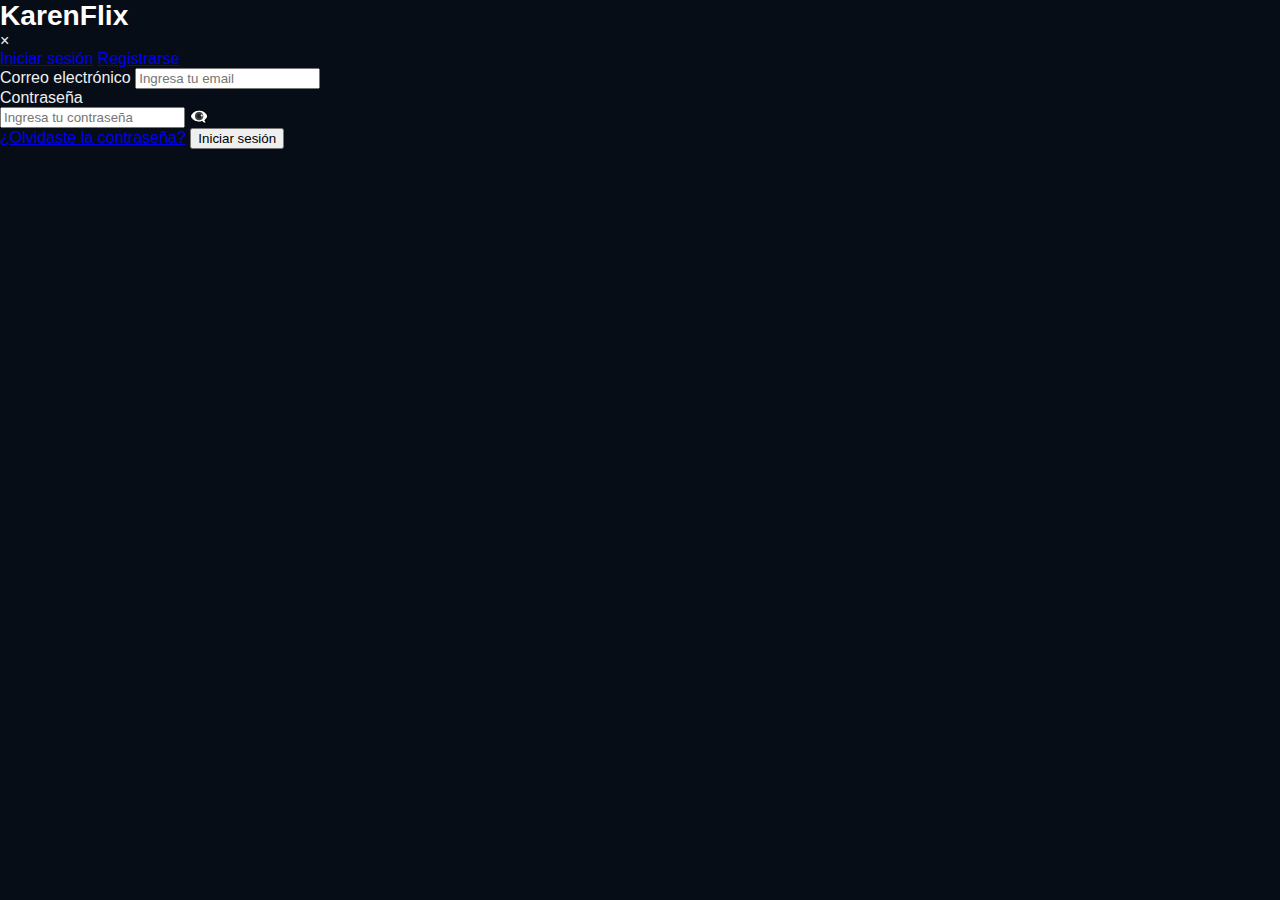
<file: index.html>
<!DOCTYPE html>
<html lang="es">
<head>
    <meta charset="UTF-8">
    <meta name="viewport" content="width=device-width, initial-scale=1.0">
    <title>Inicio de Sesión</title>
    <link rel="icon" type="image/png" href="./STORAGE/karenflixLogo.png">
    <link rel="stylesheet" href="./Style/index.css">
</head>
<body>

    <div class="login-form">
        <div class="form-header">
            <div class="logo">Karen<span class="beta">Flix</span></div>
            <span class="close-btn">&times;</span>
        </div>

        <div class="tabs">
            <a href="index.html" class="tab active">Iniciar sesión</a>
            <a href="register.html" class="tab">Registrarse</a>
        </div>
        
        <form>
            <div class="form-group">
                <label for="username">Correo electrónico</label>
                <input type="text" id="username" value="" placeholder="Ingresa tu email">
            </div>

            <div class="form-group">
                <label for="password">Contraseña</label>
                <div class="password-wrapper">
                     <input type="password" id="password" value="" placeholder="Ingresa tu contraseña">
                     <span class="password-icon">👁️‍🗨️</span>
                </div>
            </div>

            <a href="#" class="forgot-password">¿Olvidaste la contraseña?</a>

            <button type="submit" class="submit-btn">Iniciar sesión</button>
        </form>
    </div>

</body>
<script src="js/login.js"></script> </body>
</html>
</file>
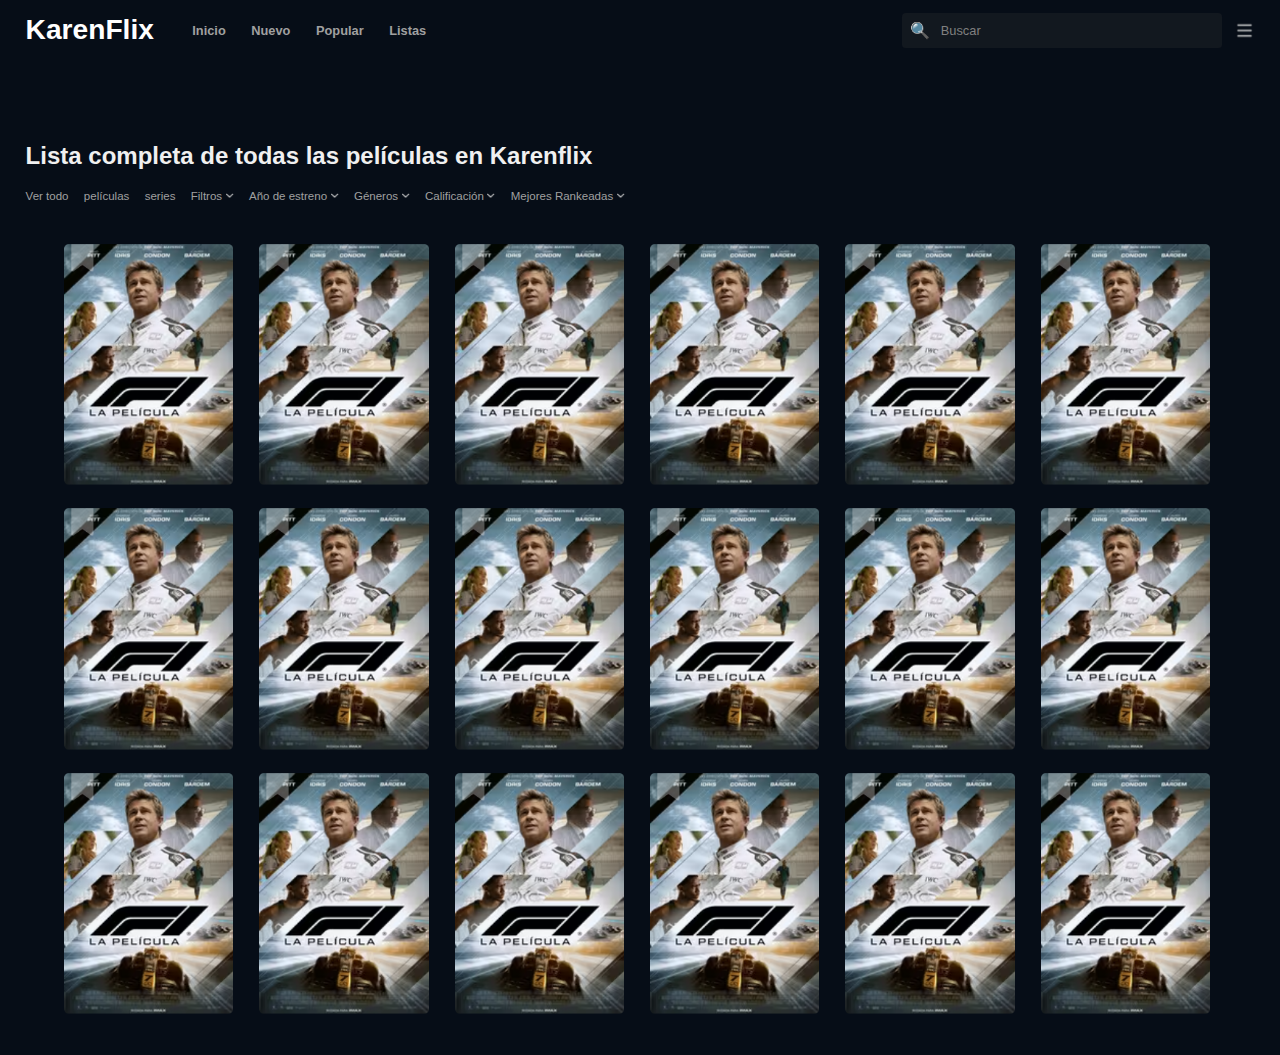
<file: Index/index.html>
<!DOCTYPE html>
<html lang="en">
<head>
    <meta charset="UTF-8">
    <meta name="viewport" content="width=device-width, initial-scale=1.0">
    <title>KarenFlix</title>
    <link rel="stylesheet" href="/Style/index.css">
</head>
<body>
    <header class="cabecera">
        <nav class="navegacion-principal">
            <h1 class="logo">KarenFlix</h1>
            <ul class="enlaces-nav">
                <li><a href="#" class="enlace">Inicio</a></li>
                <li><a href="#" class="enlace">Nuevo</a></li>
                <li><a href="#" class="enlace">Popular</a></li>
                <li><a href="#" class="enlace">Listas</a></li>
            </ul>
        </nav>
        <div class="header-items">
            <div class="barra-busqueda">
                <span class="icono-busqueda">🔍</span>
                <input type="search" placeholder="Buscar">
            </div>
            <img src="/STORAGE/barraTareas.png" alt="Barra de tareas" class="barra-tareas-icon">
        </div>
    </header>

    <h2 class="lista-titulo">Lista completa de todas las películas en Karenflix</h2>
    <div class="filtros-container">
        <p>Ver todo</p>
        <p>películas</p>
        <p>series</p>
        <div class="filtro-item">
            <p>Filtros</p>
            <img src="/STORAGE/flecha.png" alt="Flecha" class="flecha">
        </div>
        <div class="filtro-item">
            <p>Año de estreno</p>
            <img src="/STORAGE/flecha.png" alt="Flecha" class="flecha">
        </div>
        <div class="filtro-item">
            <p>Géneros</p>
            <img src="/STORAGE/flecha.png" alt="Flecha" class="flecha">
        </div>
        <div class="filtro-item">
            <p>Calificación</p>
            <img src="/STORAGE/flecha.png" alt="Flecha" class="flecha">
        </div>
        <div class="filtro-item">
            <p>Mejores Rankeadas</p>
            <img src="/STORAGE/flecha.png" alt="Flecha" class="flecha">
        </div>
    </div>

    <div class="container">
        <img src="/STORAGE/Quiñonez.png" alt="">
        <img src="/STORAGE/Quiñonez.png" alt="">
        <img src="/STORAGE/Quiñonez.png" alt="">
        <img src="/STORAGE/Quiñonez.png" alt="">
        <img src="/STORAGE/Quiñonez.png" alt="">
        <img src="/STORAGE/Quiñonez.png" alt="">
        <img src="/STORAGE/Quiñonez.png" alt="">
        <img src="/STORAGE/Quiñonez.png" alt="">
        <img src="/STORAGE/Quiñonez.png" alt="">
        <img src="/STORAGE/Quiñonez.png" alt="">
        <img src="/STORAGE/Quiñonez.png" alt="">
        <img src="/STORAGE/Quiñonez.png" alt="">
        <img src="/STORAGE/Quiñonez.png" alt="">
        <img src="/STORAGE/Quiñonez.png" alt="">
        <img src="/STORAGE/Quiñonez.png" alt="">
        <img src="/STORAGE/Quiñonez.png" alt="">
        <img src="/STORAGE/Quiñonez.png" alt="">
        <img src="/STORAGE/Quiñonez.png" alt="">
</file>
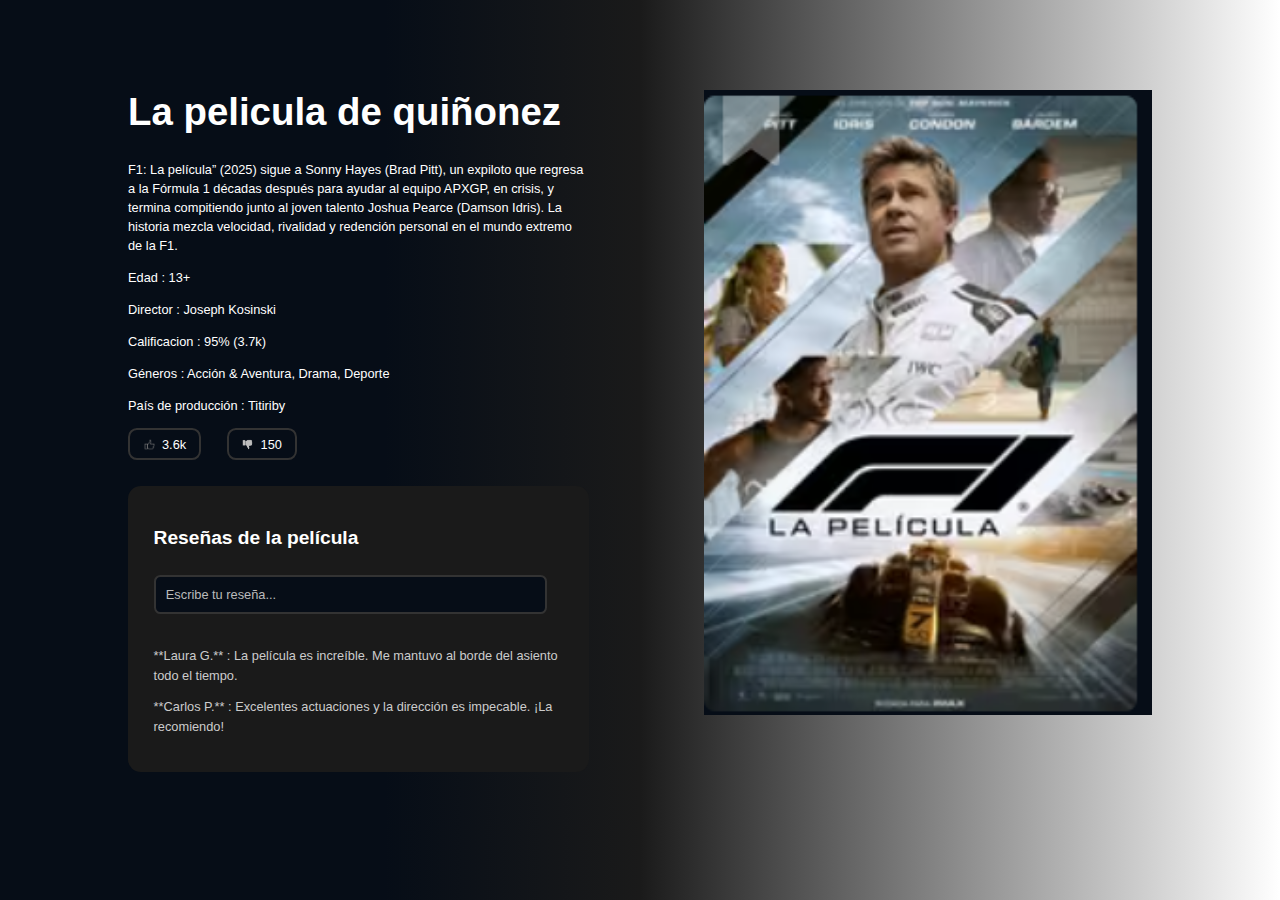
<file: html/intro.html>
<!DOCTYPE html>
<html lang="en">
<head>
    <meta charset="UTF-8">
    <meta name="viewport" content="width=device-width, initial-scale=1.0">
    <title>Document</title>
    <link rel="stylesheet" href="../Style/Intro.css">
</head>
<body>

    <div class="Container">
        <div class="content-left">
            <h1>La pelicula de quiñonez</h1>
            <p>F1: La película” (2025) sigue a Sonny Hayes (Brad Pitt),
                 un expiloto que regresa a la Fórmula 1 décadas después para ayudar al equipo APXGP, en crisis,
                 y termina compitiendo junto al joven talento Joshua Pearce (Damson Idris).
                 La historia mezcla velocidad, rivalidad y redención personal en el mundo extremo de la F1.</p>
            <p>Edad : 13+</p>
            <p>Director :  Joseph Kosinski</p>
            <p>Calificacion :  95% (3.7k)</p>
            <p>Géneros  :   Acción & Aventura, Drama, Deporte</p>
            <p>País de producción : Titiriby</p>
            <div class="buttons-container">
                <button>
                    <img src="/STORAGE/like.png" alt="">
                    3.6k
                </button>
                <button>
                    <img src="/STORAGE/dislike.png" alt="">
                    150
                </button>
            </div>
            
            <div class="reviews-box">
                <h2>Reseñas de la película</h2>
                <input type="text" placeholder="Escribe tu reseña..." class="review-input">
                <p class="review-text">**Laura G.** : La película es increíble. Me mantuvo al borde del asiento todo el tiempo.</p>
                <p class="review-text">**Carlos P.** : Excelentes actuaciones y la dirección es impecable. ¡La recomiendo!</p>
            </div>
        </div>
        <img src="/STORAGE/Quiñonez.png" alt="" class="quiñonez">
    </div>

</body>
</html>
</file>
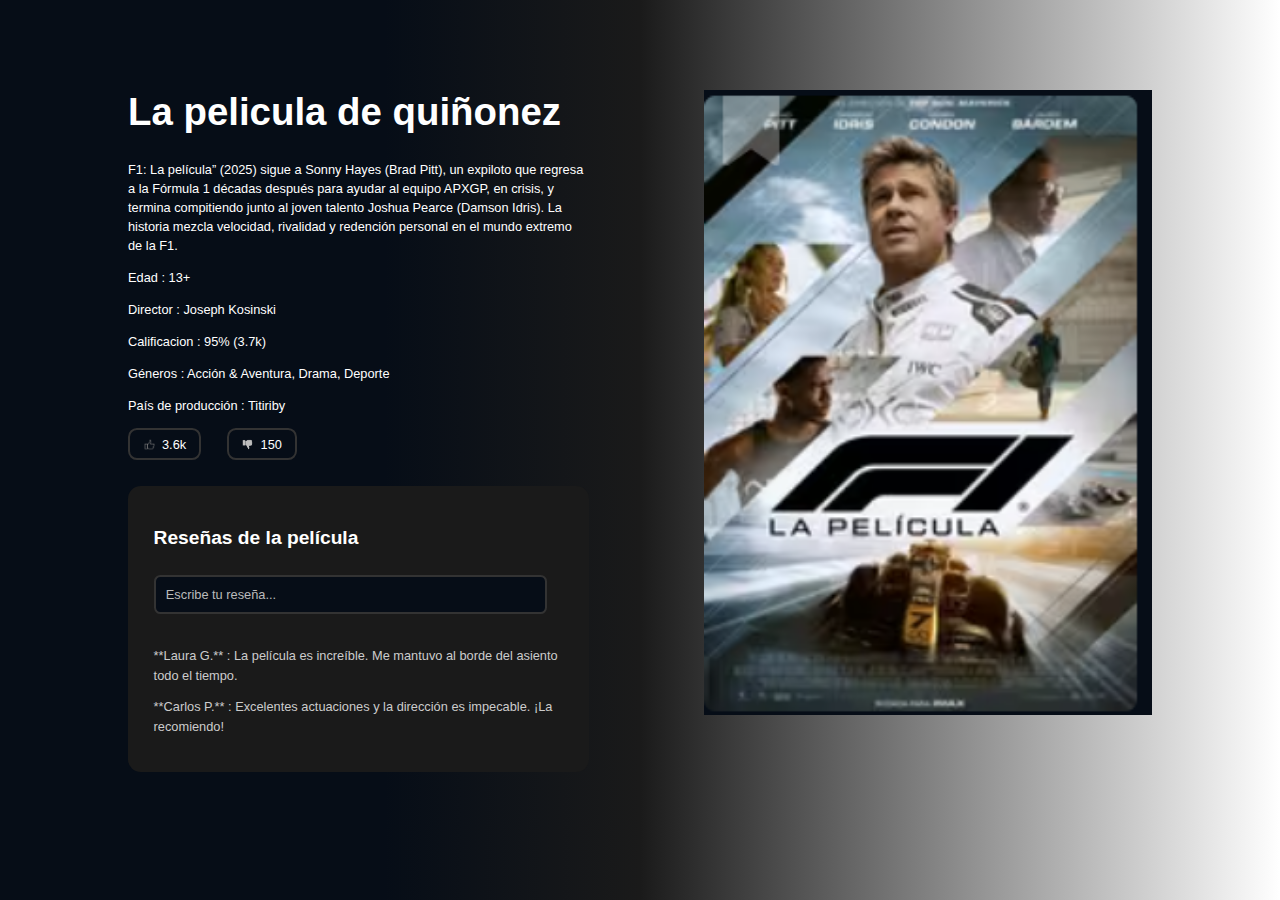
<file: Index/Intro.html>
<!DOCTYPE html>
<html lang="en">
<head>
    <meta charset="UTF-8">
    <meta name="viewport" content="width=device-width, initial-scale=1.0">
    <title>Document</title>
    <link rel="stylesheet" href="/Style/Intro.css">
</head>
<body>

    <div class="Container">
        <div class="content-left">
            <h1>La pelicula de quiñonez</h1>
            <p>F1: La película” (2025) sigue a Sonny Hayes (Brad Pitt),
                 un expiloto que regresa a la Fórmula 1 décadas después para ayudar al equipo APXGP, en crisis,
                 y termina compitiendo junto al joven talento Joshua Pearce (Damson Idris).
                 La historia mezcla velocidad, rivalidad y redención personal en el mundo extremo de la F1.</p>
            <p>Edad : 13+</p>
            <p>Director :  Joseph Kosinski</p>
            <p>Calificacion :  95% (3.7k)</p>
            <p>Géneros  :   Acción & Aventura, Drama, Deporte</p>
            <p>País de producción : Titiriby</p>
            <div class="buttons-container">
                <button>
                    <img src="/STORAGE/like.png" alt="">
                    3.6k
                </button>
                <button>
                    <img src="/STORAGE/dislike.png" alt="">
                    150
                </button>
            </div>
            
            <div class="reviews-box">
                <h2>Reseñas de la película</h2>
                <input type="text" placeholder="Escribe tu reseña..." class="review-input">
                <p class="review-text">**Laura G.** : La película es increíble. Me mantuvo al borde del asiento todo el tiempo.</p>
                <p class="review-text">**Carlos P.** : Excelentes actuaciones y la dirección es impecable. ¡La recomiendo!</p>
            </div>
        </div>
        <img src="/STORAGE/Quiñonez.png" alt="" class="quiñonez">
    </div>

</body>
</html>
</file>
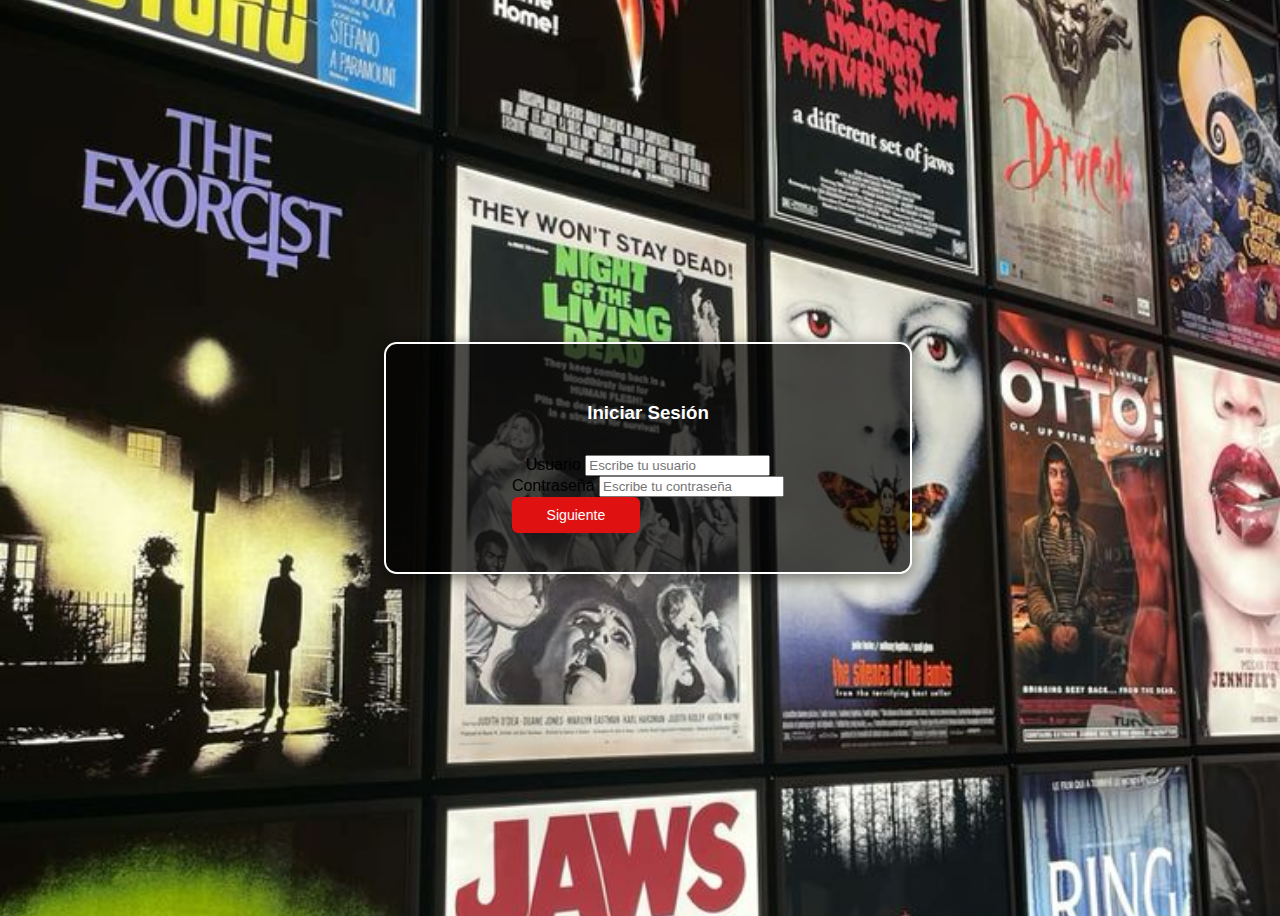
<file: Index/Login.html>
<!DOCTYPE html>
<html lang="en">

<head>
    <meta charset="UTF-8">
    <meta name="viewport" content="width=device-width, initial-scale=1.0">
    <title>Login</title>
    <link rel="stylesheet" href="/Style/login.css">
</head>

<body>

    <div class="main">
        <div class="Container">
            <h3 class="texto">Iniciar Sesión</h3>
            <form action="#" method="post">
                <div class="input-group">
                    <label for="username">Usuario</label>
                    <input type="text" id="username" name="username" placeholder="Escribe tu usuario">
                </div>
                <div class="input-group">
                    <label for="password">Contraseña</label>
                    <input type="password" id="password" name="password" placeholder="Escribe tu contraseña">
                </div>
                <button type="submit" class="cuadro3">
                    <p>Siguiente</p>
                </button>
            </form>
        </div>
    </div>

</body>

</html>
</file>
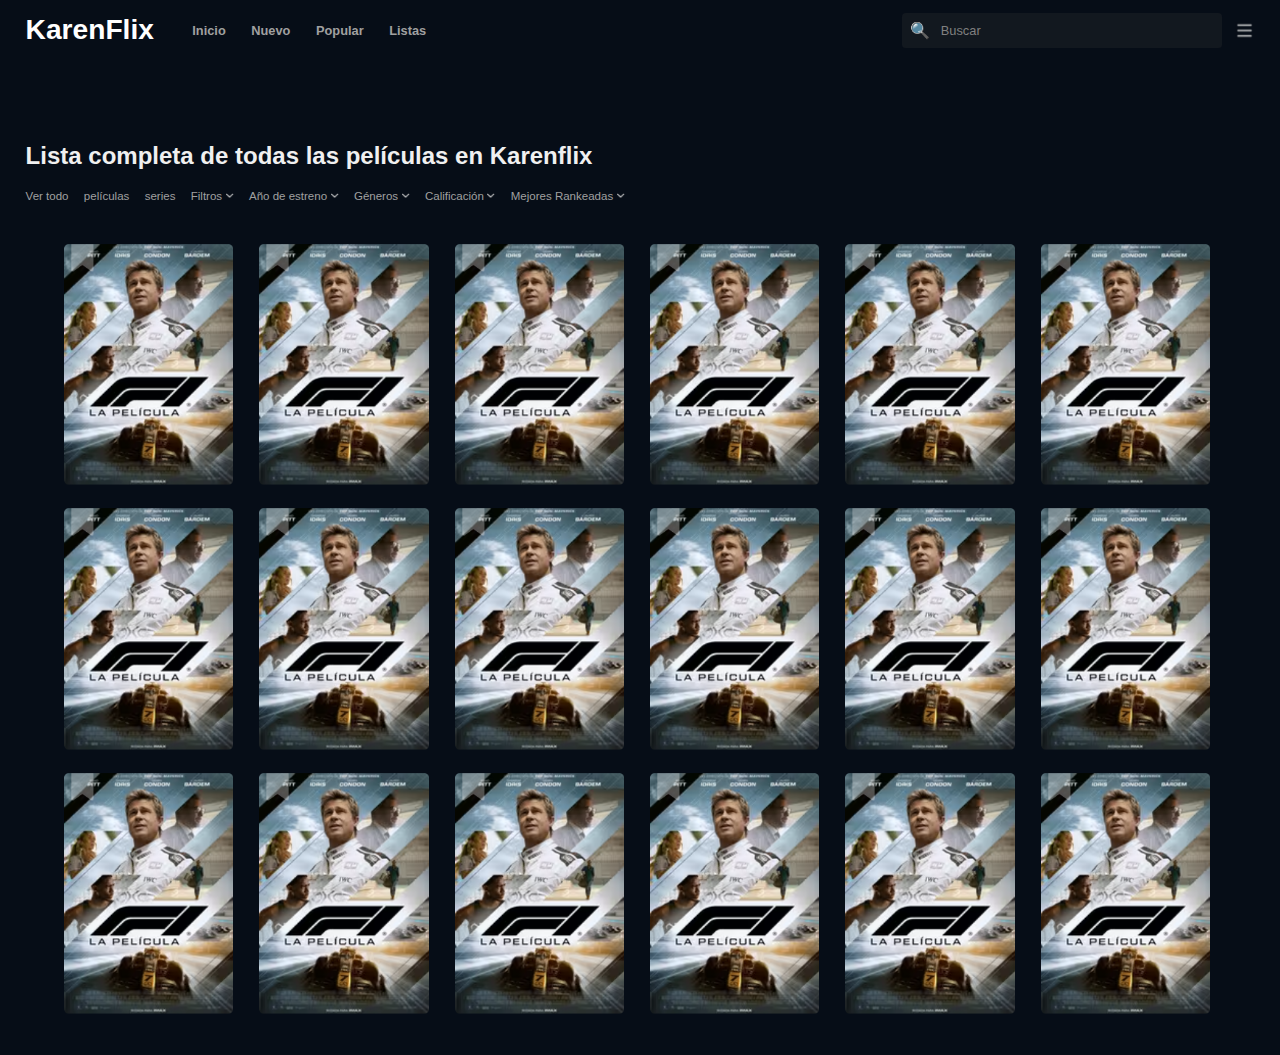
<file: Index/principalPage.html>
<!DOCTYPE html>
<html lang="en">
<head>
    <meta charset="UTF-8">
    <meta name="viewport" content="width=device-width, initial-scale=1.0">
    <title>KarenFlix</title>
    <link rel="stylesheet" href="../Style/index.css">
</head>
<body>
    <header class="cabecera">
        <nav class="navegacion-principal">
            <h1 class="logo">KarenFlix</h1>
            <ul class="enlaces-nav">
                <li><a href="#" class="enlace">Inicio</a></li>
                <li><a href="#" class="enlace">Nuevo</a></li>
                <li><a href="#" class="enlace">Popular</a></li>
                <li><a href="#" class="enlace">Listas</a></li>
            </ul>
        </nav>
        <div class="header-items">
            <div class="barra-busqueda">
                <span class="icono-busqueda">🔍</span>
                <input type="search" placeholder="Buscar">
            </div>
            <img src="/STORAGE/barraTareas.png" alt="Barra de tareas" class="barra-tareas-icon">
        </div>
    </header>

    <h2 class="lista-titulo">Lista completa de todas las películas en Karenflix</h2>
    <div class="filtros-container">
        <p>Ver todo</p>
        <p>películas</p>
        <p>series</p>
        <div class="filtro-item">
            <p>Filtros</p>
            <img src="/STORAGE/flecha.png" alt="Flecha" class="flecha">
        </div>
        <div class="filtro-item">
            <p>Año de estreno</p>
            <img src="/STORAGE/flecha.png" alt="Flecha" class="flecha">
        </div>
        <div class="filtro-item">
            <p>Géneros</p>
            <img src="/STORAGE/flecha.png" alt="Flecha" class="flecha">
        </div>
        <div class="filtro-item">
            <p>Calificación</p>
            <img src="/STORAGE/flecha.png" alt="Flecha" class="flecha">
        </div>
        <div class="filtro-item">
            <p>Mejores Rankeadas</p>
            <img src="/STORAGE/flecha.png" alt="Flecha" class="flecha">
        </div>
    </div>

    <div class="container">
        <img src="/STORAGE/Quiñonez.png" alt="">
        <img src="/STORAGE/Quiñonez.png" alt="">
        <img src="/STORAGE/Quiñonez.png" alt="">
        <img src="/STORAGE/Quiñonez.png" alt="">
        <img src="/STORAGE/Quiñonez.png" alt="">
        <img src="/STORAGE/Quiñonez.png" alt="">
        <img src="/STORAGE/Quiñonez.png" alt="">
        <img src="/STORAGE/Quiñonez.png" alt="">
        <img src="/STORAGE/Quiñonez.png" alt="">
        <img src="/STORAGE/Quiñonez.png" alt="">
        <img src="/STORAGE/Quiñonez.png" alt="">
        <img src="/STORAGE/Quiñonez.png" alt="">
        <img src="/STORAGE/Quiñonez.png" alt="">
        <img src="/STORAGE/Quiñonez.png" alt="">
        <img src="/STORAGE/Quiñonez.png" alt="">
        <img src="/STORAGE/Quiñonez.png" alt="">
        <img src="/STORAGE/Quiñonez.png" alt="">
        <img src="/STORAGE/Quiñonez.png" alt="">
    </div>
    
</body>
</html>
</file>
<file: Style/index.css>
body {
    background-color: #060D17;
    color: #f0f0f0;
    font-family: sans-serif;
    margin: 0;
}

.cabecera {
    background-color: #060D17;
    padding: 1vw 2vw;
    display: flex;
    justify-content: space-between;
    align-items: center;
}

.navegacion-principal {
    display: flex;
    align-items: center;
    gap: 3vw;
}

.logo {
    font-size: 2.2vw;
    font-weight: bold;
    color: #ffffff;
    margin: 0;
}

.enlaces-nav {
    display: flex;
    list-style: none;
    margin: 0;
    padding: 0;
    gap: 2vw;
}

.enlace {
    color: #a0a0a0;
    text-decoration: none;
    font-size: 1vw;
    font-weight: 600;
    transition: color 0.3s ease;
}

.enlace:hover {
    color: #ffffff;
}

/* Contenedor que agrupa la barra de búsqueda y el icono de la barra de tareas */
.header-items {
    display: flex;
    align-items: center;
    gap: 1vw; /* Espacio entre los elementos de la derecha */
}

.barra-busqueda {
    position: relative;
    display: flex;
    align-items: center;
    width: 25vw; /* Ancho ajustado para que no se superponga */
}

.barra-busqueda input {
    background-color: #12181F;
    border: none;
    border-radius: 0.3vw;
    padding: 0.5vw 1vw;
    padding-left: 3vw;
    color: #ffffff;
    font-size: 1vw;
    width: 100%;
    height: 3.9vh;
}

.barra-busqueda input::placeholder {
    color: #808080;
}

.icono-busqueda {
    position: absolute;
    left: 0.6vw;
    color: #808080;
}

.barra-busqueda input:focus {
    outline: none;
}

.barra-tareas-icon {
    width: 1.5vw; /* Tamaño del icono */
    height: auto;
}

/* ... (el resto del código CSS se mantiene igual) ... */
.lista-titulo {
    margin-left: 2vw;
    margin-top: 9vh;
}

.filtros-container {
    display: flex;
    align-items: center;
    gap: 1.2vw;
    font-size: 0.9vw;
    margin-left: 2vw;
    width: auto;
}

.filtros-container p {
    margin: 0;
    color: #a0a0a0;
    transition: color 0.3s ease;
    cursor: pointer;
}

.filtros-container p:hover {
    color: #ffffff;
}

.filtro-item {
    display: flex;
    align-items: center;
    gap: 0.2vw;
    cursor: pointer;
}

.filtro-item:hover p {
    color: #ffffff;
}
.filtro-item:hover .flecha {
    filter: brightness(0) invert(1);
}

.flecha {
    width: 0.7vw;
    transition: filter 0.3s ease;
}

.container {
    display: grid;
    grid-template-columns: repeat(6, 1fr);
    gap: 20px;
    margin: 40px auto;
    padding: 0 2vw;
    max-width: 90%;
}

.container img {
    width: 100%;
    height: auto;
    object-fit: cover;
    border-radius: 5px;
    cursor: pointer;
    transition: transform 0.3s ease-in-out;
}

.container img:hover {
    transform: scale(1.1);
}
</file>
<file: Style/Intro.css>
body {
    background-image: linear-gradient(to right, #060D17 0%, #060D17 30%, #1a1a1a 50%, #FFFFFF 100%);
    margin: 0;
}

.Container {
    display: flex;
    align-items: flex-start;
    justify-content: space-between;
    width: 80vw;
    margin: 0 auto;
    color: white;
    font-family: 'Franklin Gothic Medium', 'Arial Narrow', Arial, sans-serif;
    padding: 4vw;
    padding-top: 10vh;
}

.content-left {
    width: 45%;
}

h1 {
    font-size: 3vw;
    margin-top: 0;
}

p {
    font-size: 1vw;
    line-height: 1.5;
}

.buttons-container {
    display: flex;
    gap: 2vw;
    flex-direction: row;
    margin-bottom: 2vw;
}
  
button {
    background-color: #060D17;
    color: white;
    border: 0.2vw solid #333;
    padding: 0.5vw 1vw;
    font-size: 1vw;
    border-radius: 0.7vw;
    cursor: pointer;
    display: flex;
    align-items: center;
    transition: background-color 0.3s ease, border-color 0.3s ease;
}

button:hover {
    background-color: #1a1a1a;
    border-color: #555;
}

button img {
    width: 1vw;
    height: auto;
    margin-right: 0.5vw;
    filter: invert(100%);
    transition: filter 0.3s ease;
}

button:hover img {
    filter: invert(0);
}
  
.quiñonez {
    width: 35vw;
    height: auto;
}

.reviews-box {
    background-color: #1a1a1a;
    padding: 2vw;
    border-radius: 1vw;
    margin-top: 2vw;
    position: relative;
}

.reviews-box h2 {
    font-size: 1.5vw;
    font-weight: bold;
    margin-bottom: 2vw;
}

.review-input {
    width: 90%;
    background-color: #060D17;
    color: white;
    border: 0.2vw solid #333;
    padding: 0.8vw;
    border-radius: 0.5vw;
    font-size: 1vw;
    font-family: 'Franklin Gothic Medium', 'Arial Narrow', Arial, sans-serif;
    margin-bottom: 1.5vw;
}

.review-input::placeholder {
    color: #bbb;
}

.review-text {
    font-size: 1vw;
    color: #ccc;
    margin-bottom: 0.8vw;
}




@media (max-width: 768px) {
    .Container {
        flex-direction: column;
        width: 90vw;
        padding: 6vw;
    }
  
    .content-left {
        width: 100%;
    }

    .quiñonez {
        order: -1;
        width: 100%;
        margin-bottom: 4vw;
    }
  
    h1 {
        font-size: 6vw;
    }
  
    p, .review-text {
        font-size: 3vw;
    }

    .reviews-box {
        padding: 4vw;
    }

    .reviews-box h2 {
        font-size: 4vw;
        margin-bottom: 4vw;
    }
  
    .buttons-container {
        gap: 3vw;
        margin-bottom: 4vw;
    }
  
    button {
        padding: 1vw 3vw;
        font-size: 3vw;
    }
    
    button img {
        width: 3vw;
        margin-right: 1vw;
    }

    .review-input {
        width: 95%;
        padding: 2vw;
        font-size: 3vw;
        margin-bottom: 3vw;
    }
}
</file>
<file: Style/login.css>
body {
    background-image: url('/STORAGE/7f8f8be8d3f0f2f54cd541404b827ce4.jpg');
    background-size: cover;
    background-position: center;
    background-repeat: no-repeat;
    /* Las siguientes líneas son opcionales pero útiles */
    background-attachment: fixed;
}
.Container {
   
    background-color: rgba(0, 0, 0, 0.7); 
    width: 35vw;
    height: auto; /* Usamos auto para que se adapte al contenido */
    padding: 3vw;
    display: flex;
    flex-direction: column;
    /* Reduje el gap para que los elementos estén más juntos */
    gap: 1vw; 
    align-items: center; /* Centra los elementos hijos horizontalmente */
    
    /* Le damos un borde y esquinas redondeadas para que se vea mejor */
    border: 0.2vw solid white;
    border-radius: 1vw;
    
    /* Agregamos una sombra para darle un efecto de profundidad */
    box-shadow: 0 4px 15px rgba(0, 0, 0, 0.5);
    
    font-family: 'Franklin Gothic Medium', 'Arial Narrow', Arial, sans-serif;
    text-align: center;
}
.cuadro1, .cuadro2 , .cuadro3 {
    border: 0.2vw solid white; /* Borde blanco para que se vea bien en el fondo negro */
    border-radius: 0.5vw;
    width: 25vw;
    height: 3.5vh;
    background-color: white;
    
    /* Centramos el texto dentro del cuadro */
    display: flex;
    justify-content: center;
    align-items: center;
}

.cuadro1 p, .cuadro2 p, .cuadro3 p {
    color: black; /* Esto es CLAVE para que el texto sea visible en el fondo blanco del cuadro */
    font-size: 0.9vw;
    margin: 0; 
}
h3 {
    color: white;
}
.cuadro3 {
    border-color: #df1111; /* Borde rojo */
    background-color: #df1111; /* Color de fondo rojo */
    border-radius: 0.5vw;
    width: 10vw; /* Ancho ajustado para que parezca un botón */
    height: 4vh; /* Altura ajustada */
    
    /* Centramos el texto dentro del botón */
    display: flex;
    justify-content: center;
    align-items: center;
    cursor: point;
}
.cuadro3 p {
    color: white; /* Texto en blanco para que resalte en el botón rojo */
    font-size: 1.1vw; /* Un poco más grande para el botón */
    margin: 0;
}

.main{
    width: 100vw;
    height: 100vh;
    display: flex;
    align-items: center;
    justify-content: center;
    
}
</file>
